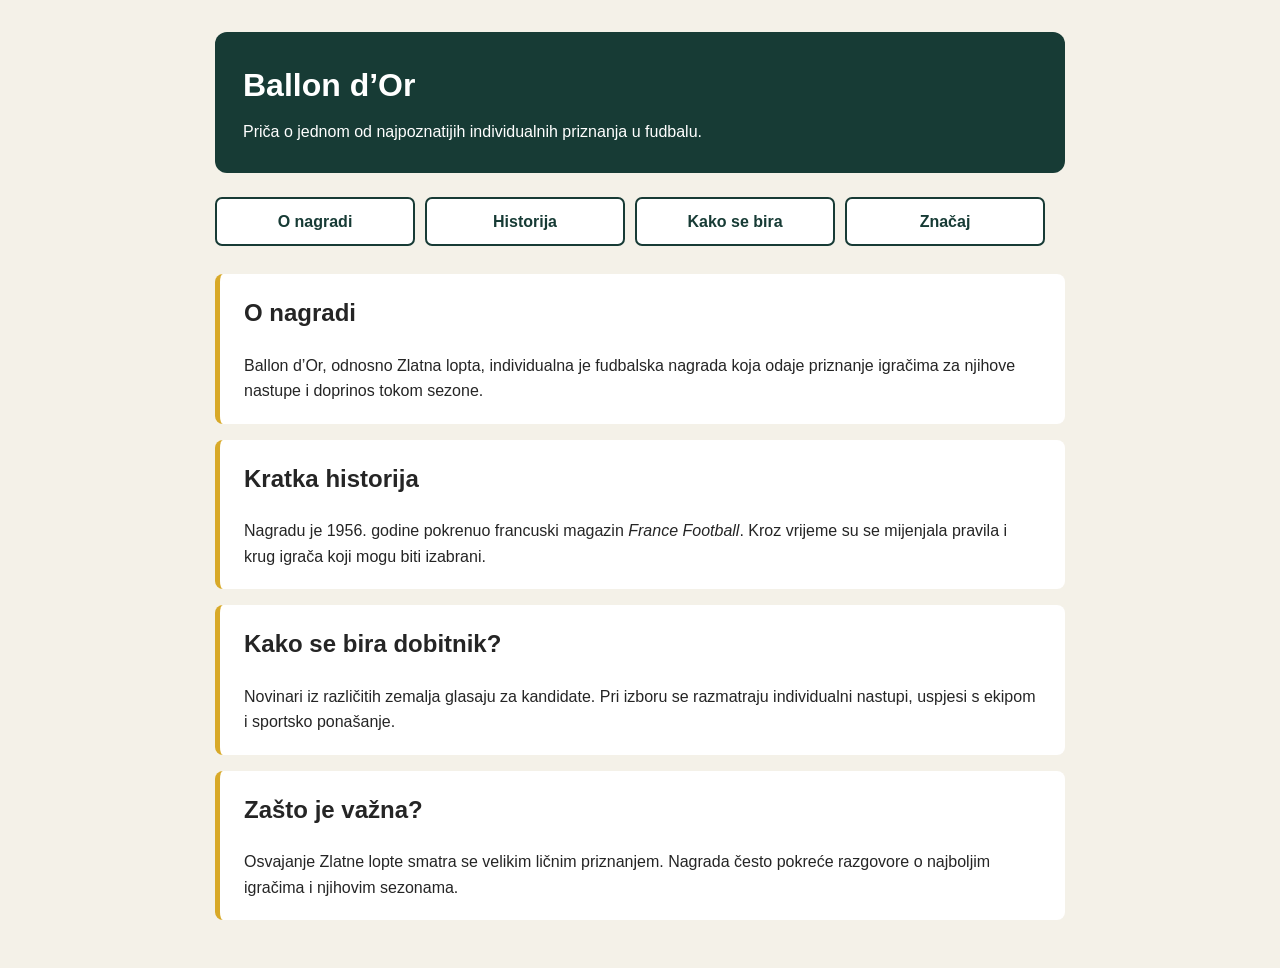
<file: ballon d'or.html>
<!DOCTYPE html>
<html lang="bs">
<head>
  <meta charset="UTF-8">
  <meta name="viewport" content="width=device-width, initial-scale=1.0">
  <link rel="stylesheet" type="text/css" href="ballon.css">

  <title>Ballon d’Or — nagrada za najbolje</title>
  
</head>
<body>
  <main>
    <header>
      <h1>Ballon d’Or</h1>
      <p>Priča o jednom od najpoznatijih individualnih priznanja u fudbalu.</p>
    </header>

    <nav aria-label="Glavna navigacija">
      <ul>
        <li><a href="#o-nagradi">O nagradi</a></li>
        <li><a href="#historija">Historija</a></li>
        <li><a href="#glasanje">Kako se bira</a></li>
        <li><a href="#znacaj">Značaj</a></li>
      </ul>
    </nav>

    <section id="o-nagradi">
      <h2>O nagradi</h2>
      <p>Ballon d’Or, odnosno Zlatna lopta, individualna je fudbalska nagrada koja odaje priznanje igračima za njihove nastupe i doprinos tokom sezone.</p>
    </section>

    <section id="historija">
      <h2>Kratka historija</h2>
      <p>Nagradu je 1956. godine pokrenuo francuski magazin <em>France Football</em>. Kroz vrijeme su se mijenjala pravila i krug igrača koji mogu biti izabrani.</p>
    </section>

    <section id="glasanje">
      <h2>Kako se bira dobitnik?</h2>
      <p>Novinari iz različitih zemalja glasaju za kandidate. Pri izboru se razmatraju individualni nastupi, uspjesi s ekipom i sportsko ponašanje.</p>
    </section>

    <section id="znacaj">
      <h2>Zašto je važna?</h2>
      <p>Osvajanje Zlatne lopte smatra se velikim ličnim priznanjem. Nagrada često pokreće razgovore o najboljim igračima i njihovim sezonama.</p>
    </section>

  </main>
</body>
</html>
</file>
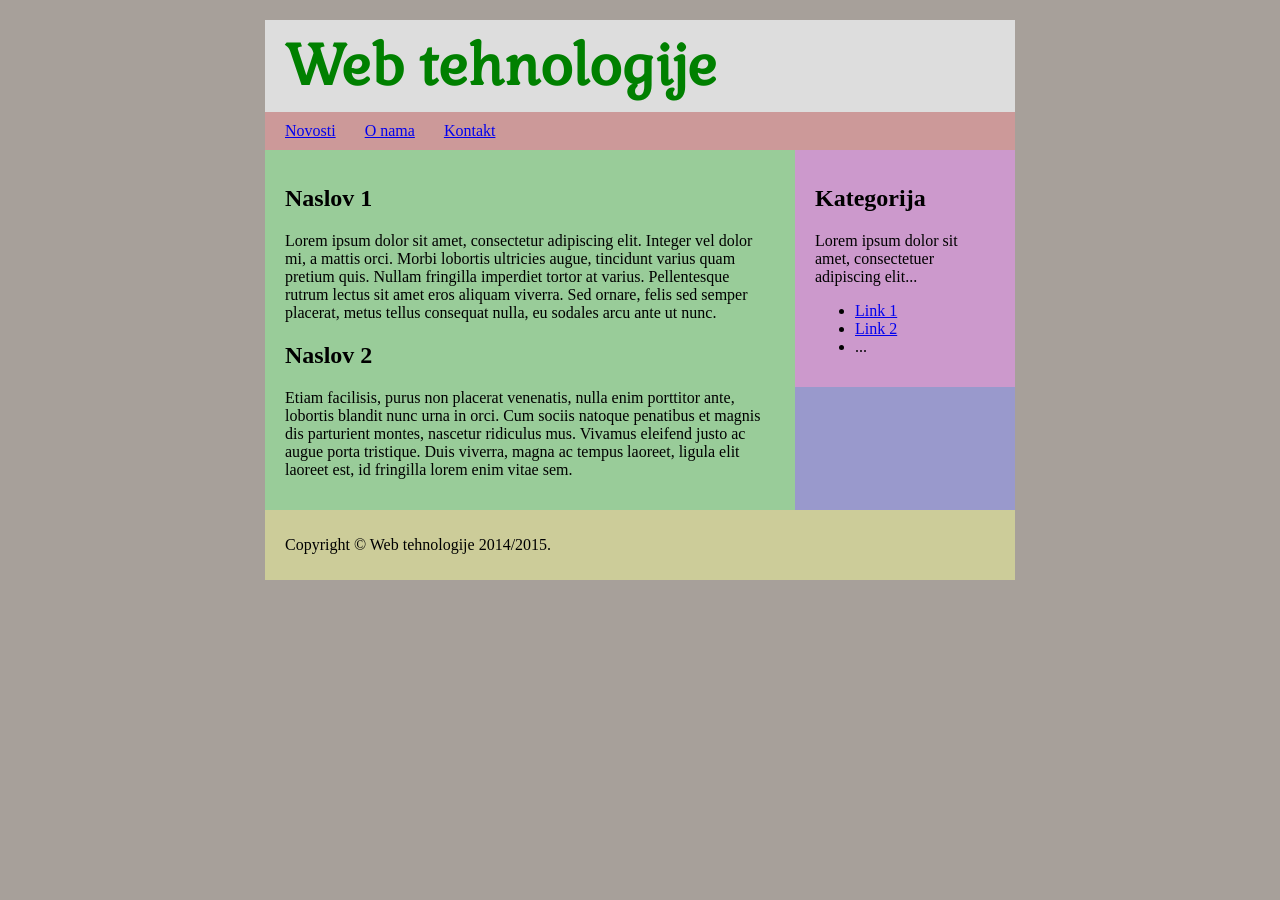
<file: proba.html>
<!DOCTYPE html>
<HTML lang="bs">
<HEAD>
<TITLE>Tutorijal 2, Zadatak 3</TITLE>
<link rel="stylesheet" type="text/css" href="stil.css">
<META charset="UTF-8">
</HEAD>
<BODY>
<div id="okvir">
	<div id="zaglavlje">
		<h1>Web tehnologije</h1>
	</div>
	<div id="meni">
		<ul>
		<li><a href="#">Novosti</a></li>
		<li><a href="#">O nama</a></li>
		<li><a href="#">Kontakt</a></li>
		</ul>
	</div>
	<div id="glavni">
		<h2>Naslov 1</h2>
		<p>Lorem ipsum dolor sit amet, consectetur adipiscing elit. Integer vel dolor mi, a mattis orci. Morbi 
lobortis ultricies augue, tincidunt varius quam pretium quis. Nullam fringilla imperdiet tortor at varius. Pellentesque rutrum lectus sit amet eros aliquam viverra. Sed ornare, felis sed semper placerat, metus tellus consequat nulla, eu sodales arcu ante ut nunc. </p>
		<h2>Naslov 2</h2>
		<p>Etiam facilisis, purus non placerat venenatis, nulla enim porttitor ante, lobortis blandit nunc urna in orci. Cum sociis natoque penatibus et magnis dis parturient montes, nascetur ridiculus mus. Vivamus eleifend justo ac augue porta tristique. Duis viverra, magna ac tempus laoreet, ligula elit laoreet est, id fringilla lorem enim vitae sem.</p>
	</div>
	<div id="desno">
		<h2>Kategorija</h2>
		<p>Lorem ipsum dolor sit amet, consectetuer adipiscing elit...</p>
		<ul>
		<li><a href="#">Link 1</a></li>
		<li><a href="#">Link 2</a></li>
		<li>...</li>
		</ul>
	</div>
	<div id="podnozje"><p>Copyright &copy; Web tehnologije 2014/2015.</p></div>
</div>
</BODY>
</HTML>
</file>
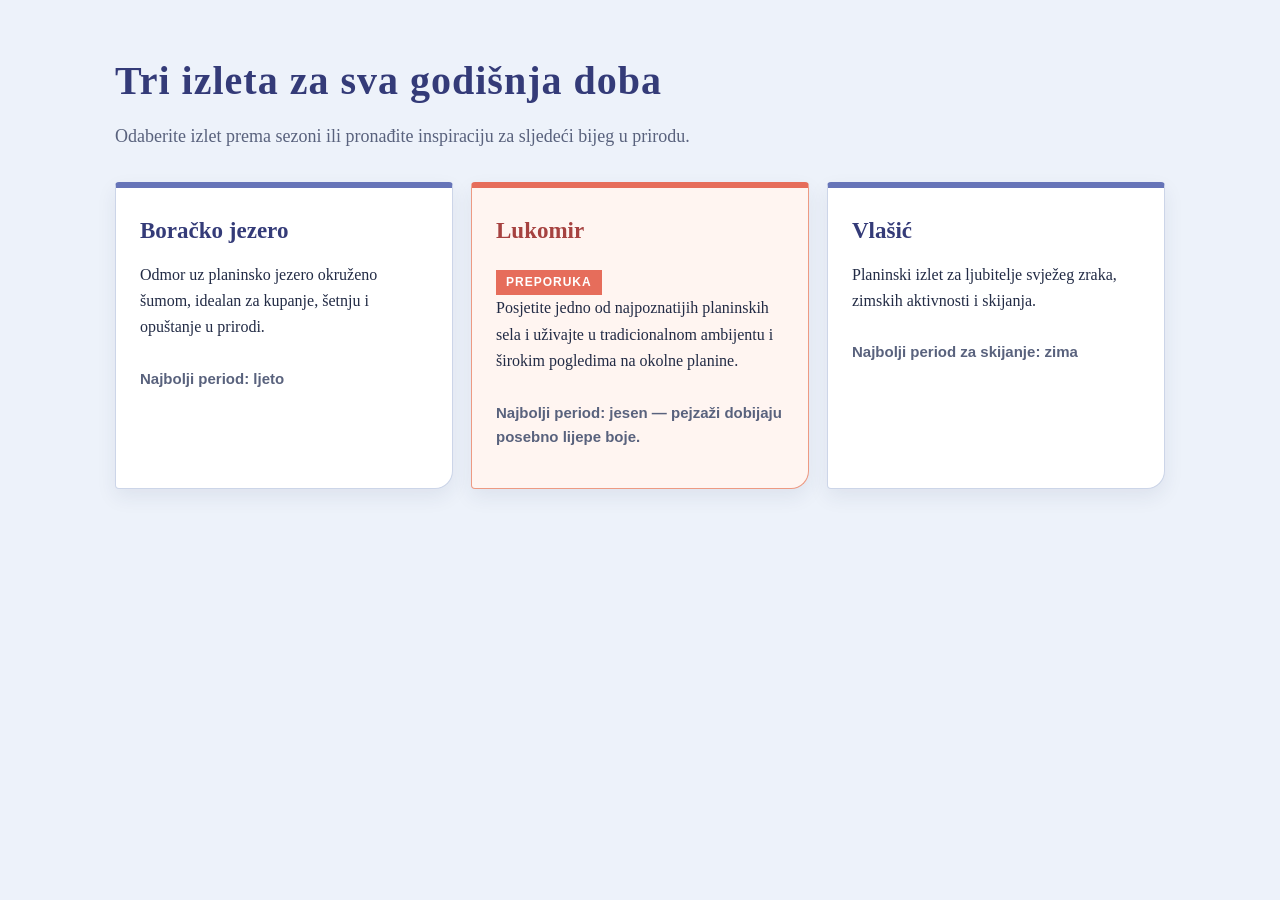
<file: tri izleta.html>
<!DOCTYPE html>
<html lang="bs">
<head>
  <meta charset="UTF-8">
  <meta name="viewport" content="width=device-width, initial-scale=1.0">
  <link rel="stylesheet" type="text/css" href="izleti.css">
  <title>Tri izleta za sva godišnja doba</title>
  
</head>
<body>
  <main>
    <h1 id="naslov-stranice">Tri izleta za sva godišnja doba</h1>
    <p class="uvod">Odaberite izlet prema sezoni ili pronađite inspiraciju za sljedeći bijeg u prirodu.</p>

    <div class="ponude">
      <div class="ponuda">
        <h2>Boračko jezero</h2>
        <p>Odmor uz planinsko jezero okruženo šumom, idealan za kupanje, šetnju i opuštanje u prirodi.</p>
        <p class="detalj">Najbolji period: ljeto</p>
      </div>

      <div class="ponuda preporucena">
        <h2>Lukomir</h2>
        <span class="oznaka">Preporuka</span>
        <p>Posjetite jedno od najpoznatijih planinskih sela i uživajte u tradicionalnom ambijentu i širokim pogledima na okolne planine.</p>
        <p class="detalj">Najbolji period: jesen — pejzaži dobijaju posebno lijepe boje.</p>
      </div>

      <div class="ponuda">
        <h2>Vlašić</h2>
        <p>Planinski izlet za ljubitelje svježeg zraka, zimskih aktivnosti i skijanja.</p>
        <p class="detalj">Najbolji period za skijanje: zima</p>
      </div>
    </div>
  </main>
</body>
</html>
</file>
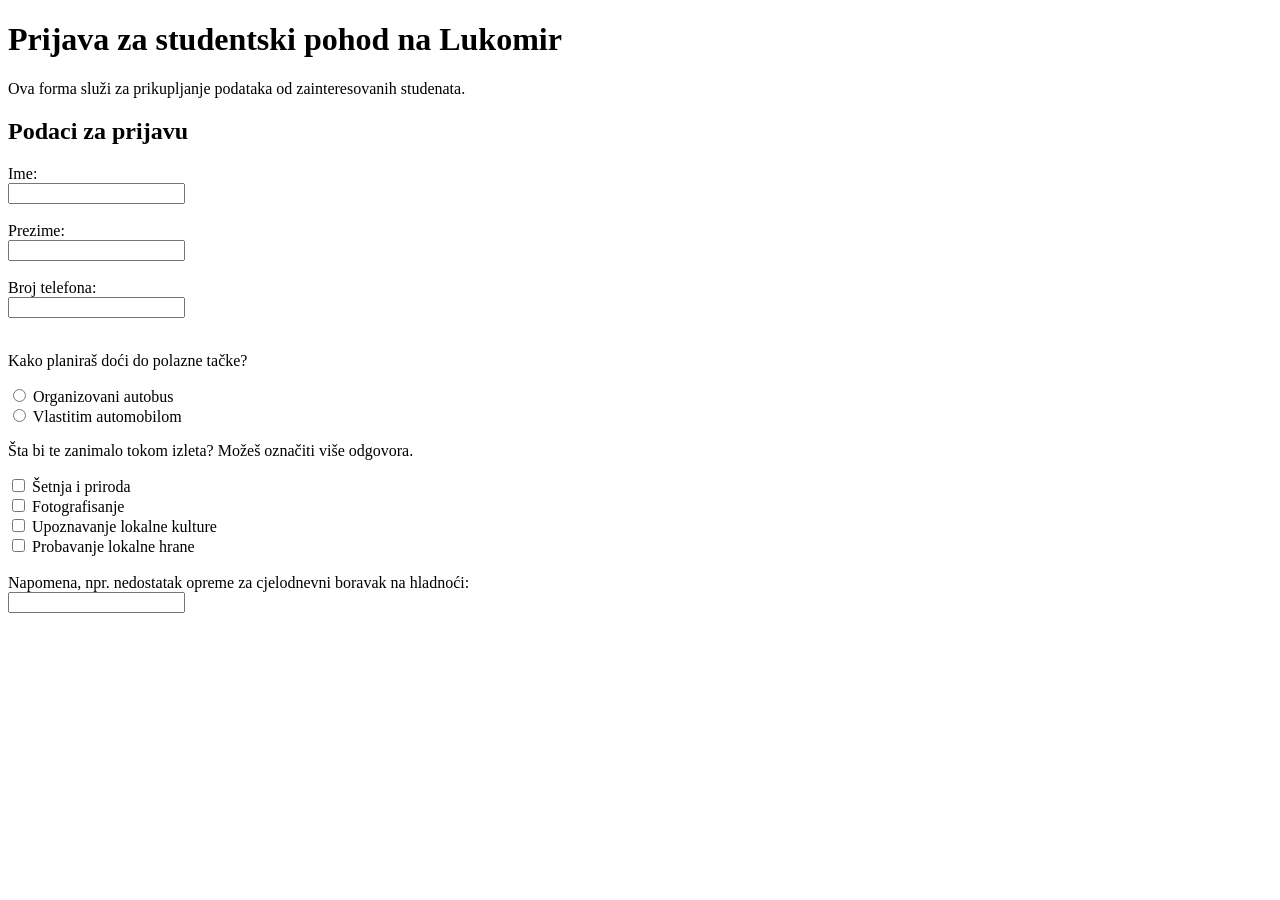
<file: zadatak2.html>
<!doctype html>
<html lang="bs">
<head>
  <meta charset="utf-8">
  <meta name="viewport" content="width=device-width">
  <title>Prijava za studentski pohod na Lukomir</title>
</head>
<body>
  <h1>Prijava za studentski pohod na Lukomir</h1>

  <p>Ova forma služi za prikupljanje podataka od zainteresovanih studenata.</p>

  <h2>Podaci za prijavu</h2>
  <form>
    <label for="ime">Ime:</label><br>
    <input type="text" id="ime" ><br><br>
    <label for="prezime">Prezime:</label><br>
    <input type="text" id="prezime" ><br><br>

    <label for="telefon">Broj telefona:</label><br>
    <input type="text" id="telefon" ><br><br>

    <p>Kako planiraš doći do polazne tačke?</p>
    <input type="radio" id="prevoz-organizovan" >
    <label for="prevoz-organizovan">Organizovani autobus</label><br>
    <input type="radio" id="prevoz-vlastiti" >
    <label for="prevoz-vlastiti">Vlastitim automobilom</label><br>
  

    <p>Šta bi te zanimalo tokom izleta? Možeš označiti više odgovora.</p>
    <input type="checkbox" id="interes-priroda">
    <label for="interes-priroda">Šetnja i priroda</label><br>
    <input type="checkbox" id="interes-fotografija" >
    <label for="interes-fotografija">Fotografisanje</label><br>
    <input type="checkbox" id="interes-kultura" >
    <label for="interes-kultura">Upoznavanje lokalne kulture</label><br>
    <input type="checkbox" id="interes-hrana" >
    <label for="interes-hrana">Probavanje lokalne hrane</label><br><br>
    <label for="napomena">Napomena, npr. nedostatak opreme za cjelodnevni boravak na hladnoći:</label><br>
    <input type="text" id="napomena" ><br><br>
  </form>


</body>
</html>
</file>
<file: ballon.css>
body {
      margin: 0;
      padding: 32px 16px;
      background: #f4f1e8;
      color: #252525;
      font-family: Arial, sans-serif;
      line-height: 1.6;
    }

    main {
      max-width: 850px;
      margin: 0 auto;
    }

    header {
      margin-bottom: 24px;
      padding: 28px;
      border-radius: 12px;
      background-color: #173b35;
      color: white;
    }

    h1 { margin: 0 0 8px; }
    header p { margin: 0; }

    nav ul {
      display: flex;
      gap: 10px;
      margin: 0 0 28px;
      padding: 0;
      list-style: none;
    }

    nav a {
      display: block;
      width: 200px;
      box-sizing: border-box;
      padding: 10px 14px;
      border: 2px solid #173b35;
      border-radius: 7px;
      background: #fff;
      color: #173b35;
      font-weight: bold;
      text-decoration: none;
      text-align: center;
    }

    nav a:hover {
      background: #d8a928;
      color: #171717;
      border-color: #9b7410;
    }

  

    section {
      margin-bottom: 16px;
      padding: 20px 24px;
      border-left: 5px solid #d8a928;
      border-radius: 8px;
      background: white;
    }

    section h2 { margin-top: 0; }
    section p { margin-bottom: 0; }
</file>
<file: stil.css>
@import url("https://fonts.googleapis.com/css?family=Gabriela");

body {
    background-color: #a7a09a;
}

#okvir {
    width: 750px;
    margin: 20px auto;
    background-color: #99c;
}

#zaglavlje {
    background-color: #ddd;
    padding: 10px 20px;
}

#zaglavlje h1 {
    margin: 0;
    color: green;
    font-family: "Gabriela", serif;
    font-size: 42pt;
}

#meni {
    background-color: #c99;
    padding: 10px 20px;
}

#meni ul {  
    margin: 0;
    padding: 0;
    list-style: none;
}

#meni li {
    display: inline;
    margin-right: 25px;
}

#glavni {
    float: left;
    width: 490px;
    padding: 15px 20px;
    background-color: #9c9;
}

#desno {
    float: right;
    width: 180px;
    padding: 15px 20px;
    background-color: #c9c;
}

#podnozje {
    clear: both;
    padding: 10px 20px;
    background-color: #cc9;
}
</file>
<file: izleti.css>
body {
      margin: 0;
      padding: 48px 20px;
      background: #edf2fa;
      color: #222b45;
      font-family: Georgia, "Times New Roman", serif;
      line-height: 1.65;
    }

    main {
      max-width: 1050px;
      margin: 0 auto;
    }

    #naslov-stranice {
      margin: 0;
      color: #343b78;
      font-size: 40px;
      letter-spacing: 1px;
    }

    .uvod {
      max-width: 620px;
      margin: 8px 0 30px;
      color: #59627d;
      font-size: 18px;
    }

    .ponude {
      display: flex;
      align-items: stretch;
      gap: 18px;
    }

    .ponuda {
      flex: 1;
      padding: 24px;
      border: 1px solid #ccd5e8;
      border-top: 6px solid #6674b8;
      border-radius: 4px 4px 18px 4px;
      background: #fff;
      font-family: Georgia, "Times New Roman", serif;
      box-shadow: 0 8px 20px rgba(43, 54, 94, 0.08);
    }

    .ponuda h2 {
      margin: 0 0 12px;
      color: #343b78;
      font-size: 23px;
    }

    .ponuda p {
      margin: 0 0 14px;
    }

    .detalj {
      margin-top: 20px ;
      padding-top: 12px;
      color: #59627d;
      font-family: Arial, sans-serif;
      font-size: 15px;
      font-weight: bold;
    }

    .preporucena {
      border-color: #ed9a83;
      border-top-color: #e66d5b;
      background: #fff5f1;
    }

    .preporucena h2 {
      color: #a64240;
    }

    .oznaka {
      display: inline-block;
      margin: 8px 0 0;
      padding: 3px 10px;
      background: #e66d5b;
      color: white;
      font-family: Arial, sans-serif;
      font-size: 12px;
      font-weight: bold;
      letter-spacing: 1px;
      text-transform: uppercase;
    }
</file>
